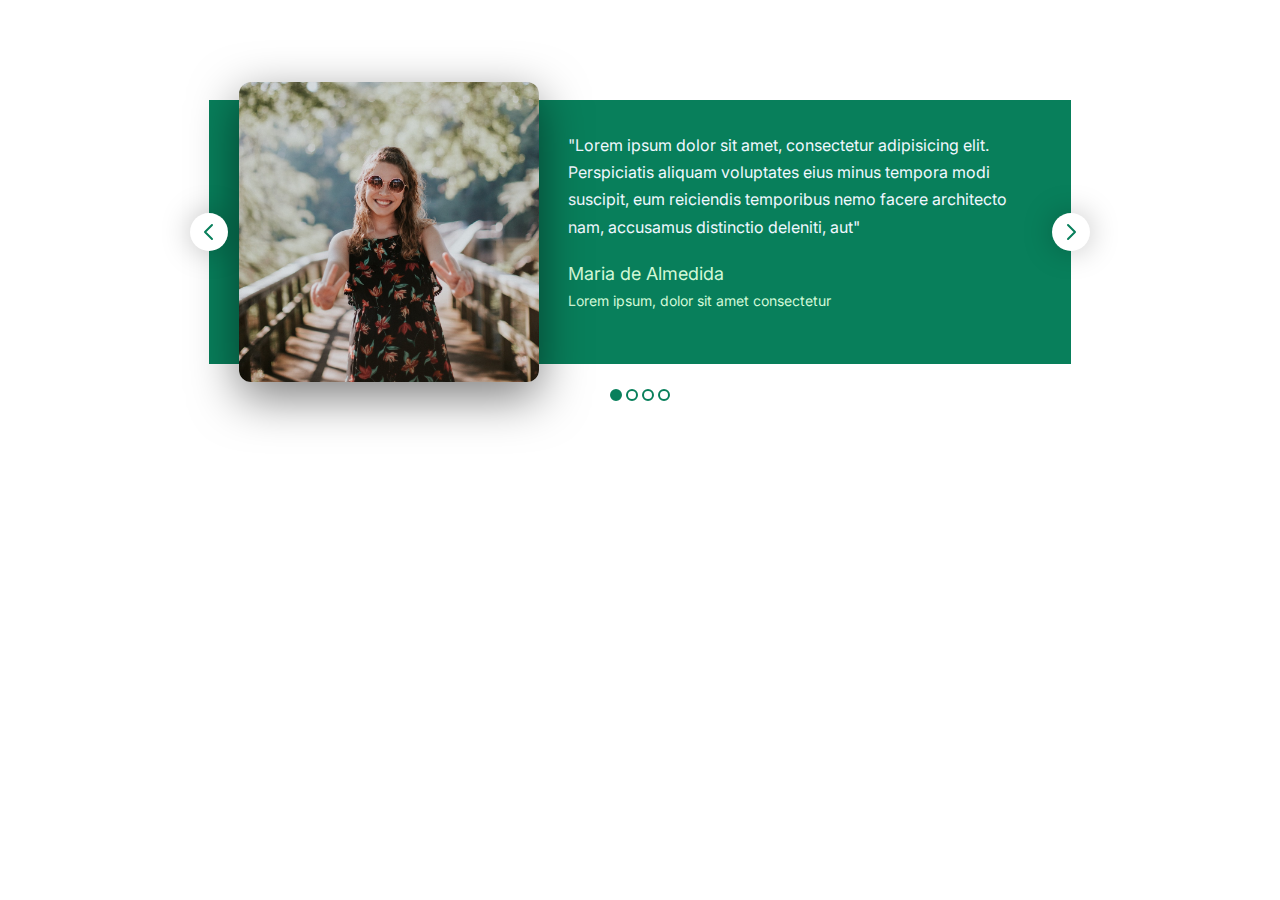
<file: test/01-carousel.html>
<!DOCTYPE html>
<html lang="en">
  <head>
    <meta charset="UTF-8" />
    <meta http-equiv="X-UA-Compatible" content="IE=edge" />
    <meta name="viewport" content="width=device-width, initial-scale=1.0" />
    <title>Document</title>
    <link
      href="https://fonts.googleapis.com/css2?family=Inter:wght@400;500;600;700&display=swap"
      rel="stylesheet"
    />

    <style>
      * {
        margin: 0px;
        padding: 0px;
        line-height: 1.7;
      }

      body {
        font-family: "Inter", sans-serif;
        color: aliceblue;
      }

      .carousel {
        width: 750px;
        margin: 100px auto;
        display: flex;
        gap: 34px;
        position: relative;
        background-color: #087f5b;
        padding: 32px;
        padding-left: 80px;
      }
/* am scale bakar det bo gawra krdn w bchk krdnawae elemnt la qabare xoe */
      img {
        height: 200px;
        transform: scale(1.5);
        border-radius: 8px;
        box-shadow: 0px 10px 32px rgba(0, 0, 0, 0.509);
      }

      blockquote {
        margin-left: 45px;
      }

      .name {
        color: #d3f9d8;
        font-size: 18px;
        margin-top: 18px;
      }

      .job {
        font-size: 14px;
        color: #d3f9d8;
      }

      .btn {
        display: flex;
        align-items: center;
        justify-content: center;
        background-color: white;
        border: none;
        border-radius: 50%;
        height: 38px;
        width: 38px;
        box-shadow: 0px 0px 30px rgba(0, 0, 0, 0.251);
        position: absolute;
        cursor: pointer;
      }

      .btn--icon {
        height: 24px;
        width: 24px;
        color: #087f5b;
      }

      .right {
        top: 50%;
        right: 0;
        transform: translate(50%, -50%);
      }

      .left {
        top: 50%;
        left: 0;
        transform: translate(-50%, -50%);
      }

      .dots {
        position: absolute;

        gap: 12px;
        bottom: 0;
        left: 50%;
        transform: translate(-50%, 50px);
      }

      .dot {
        border: none;
        background-color: white;
        border: 2px solid #087f5b;
        width: 12px;
        height: 12px;
        border-radius: 50%;
      }

      .dot-full {
        background-color: #087f5b;
      }
    </style>
  </head>

  <body>
    <div class="carousel">
      <img src="maria.jpg" alt="" />

      <blockquote>
        <p class="text">
          "Lorem ipsum dolor sit amet, consectetur adipisicing elit.
          Perspiciatis aliquam voluptates eius minus tempora modi suscipit, eum
          reiciendis temporibus nemo facere architecto nam, accusamus distinctio
          deleniti, aut"
        </p>
        <p class="name">Maria de Almedida</p>
        <p class="job">Lorem ipsum, dolor sit amet consectetur</p>
      </blockquote>
      <button class="btn left">
        <svg
          xmlns="http://www.w3.org/2000/svg"
          class="btn--icon"
          fill="none"
          viewBox="0 0 24 24"
          stroke="currentColor"
          stroke-width="2"
        >
          <path
            stroke-linecap="round"
            stroke-linejoin="round"
            d="M15 19l-7-7 7-7"
          />
        </svg>
      </button>
      <button class="btn right">
        <svg
          xmlns="http://www.w3.org/2000/svg"
          class="btn--icon"
          fill="none"
          viewBox="0 0 24 24"
          stroke="currentColor"
          stroke-width="2"
        >
          <path
            stroke-linecap="round"
            stroke-linejoin="round"
            d="M9 5l7 7-7 7"
          />
        </svg>
      </button>
      <div class="dots">
        <button class="dot dot-full">&ensp;</button>
        <button class="dot">&ensp;</button>
        <button class="dot">&ensp;</button>
        <button class="dot">&ensp;</button>
      </div>
    </div>
  </body>
</html>
</file>
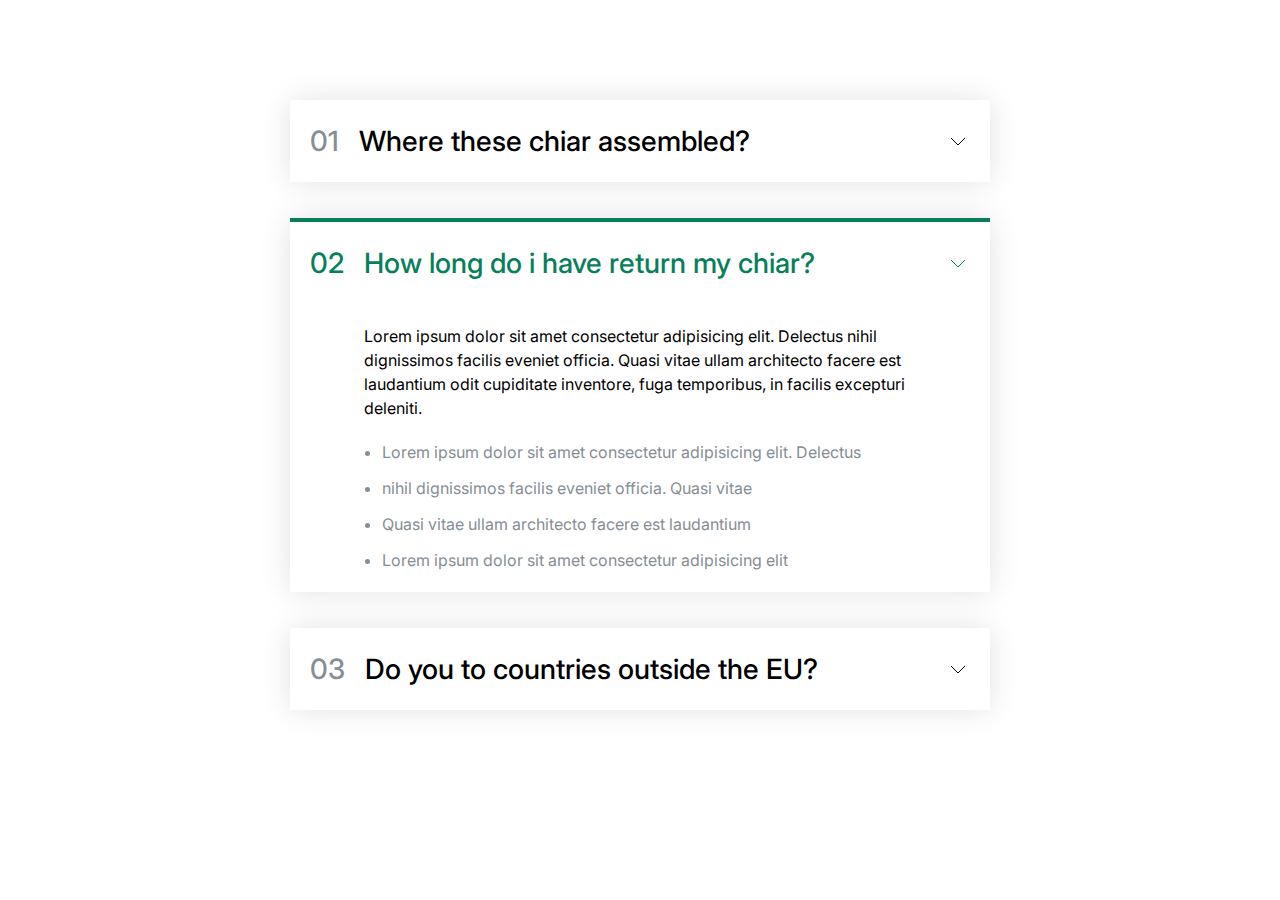
<file: test/01-component.html>
<!DOCTYPE html>
<html lang="en">
  <head>
    <meta charset="UTF-8" />
    <meta http-equiv="X-UA-Compatible" content="IE=edge" />
    <meta name="viewport" content="width=device-width, initial-scale=1.0" />
    <title>Document</title>
    <link
      href="https://fonts.googleapis.com/css2?family=Inter:wght@400;500;600;700&display=swap"
      rel="stylesheet"
    />
    <style>
      * {
        margin: 0px;
        padding: 0px;
        line-height: 1.5;
      }

      body {
        font-family: "Inter", sans-serif;
      }

      .accordion {
        width: 700px;
        margin: 100px auto;
      }
      .item {
        display: grid;
        grid-template-columns: auto 1fr auto;
        column-gap: 20px;
        row-gap: 40px;
        align-items: center;
        padding: 20px;
        margin-bottom: 36px;
        box-shadow: 0px 0px 30px rgba(0, 0, 0, 0.119);
      }

      .number {
        color: #868e96;
        font-size: 28px;
        font-weight: 500;
      }

      .title {
        font-weight: 500;
        font-size: 28px;
      }
      .icon {
        font-weight: 500;
        width: 24px;
        height: 24px;
      }
      .hiden-box {
        display: none;
        grid-column: 2;
      }
      .hiden-box p {
        margin-bottom: 20px;
      }

      .hiden-box ul {
        display: flex;
        flex-direction: column;
        gap: 12px;
        margin-left: 18px;
        color: #868e96;
      }

      .open {
        display: block;
      }
      .opeen {
        border-top: 4px solid #087f5b;
      }
      .opeen .number,
      .opeen .title,
      .opeen .icon {
        color: #087f5b;
      }
    </style>
  </head>
  <body>
    <div class="accordion">
      <div class="item">
        <p class="number">01</p>
        <p class="title">Where these chiar assembled?</p>
        <svg
          xmlns="http://www.w3.org/2000/svg"
          class="icon"
          fill="none"
          viewBox="0 0 24 24"
          stroke="currentColor"
          strokeWidth="{2}"
        >
          <path
            strokeLinecap="round"
            strokeLinejoin="round"
            d="M19 9l-7 7-7-7"
          />
        </svg>

        <div class="hiden-box">
          <p>
            Lorem ipsum dolor sit amet consectetur adipisicing elit. Delectus
            nihil dignissimos facilis eveniet officia. Quasi vitae ullam
            architecto facere est laudantium odit cupiditate inventore, fuga
            temporibus, in facilis excepturi deleniti.
          </p>
          <ul>
            <li>Lorem ipsum dolot consectetur adipisicing elit. Delectus</li>
            <li>nihil dignissimos facilis eveniet officia. Quasi vitae</li>
            <li>Quasi vitae ullam architecto facere est laudantium</li>
            <li>Lorem ipsum dolor sit amet consectetur adipisicing elit</li>
          </ul>
        </div>
      </div>
      <div class="item opeen">
        <p class="number">02</p>
        <p class="title">How long do i have return my chiar?</p>
        <svg
          xmlns="http://www.w3.org/2000/svg"
          class="icon"
          fill="none"
          viewBox="0 0 24 24"
          stroke="currentColor"
          strokeWidth="{2}"
        >
          <path
            strokeLinecap="round"
            strokeLinejoin="round"
            d="M19 9l-7 7-7-7"
          />
        </svg>

        <div class="hiden-box open">
          <p>
            Lorem ipsum dolor sit amet consectetur adipisicing elit. Delectus
            nihil dignissimos facilis eveniet officia. Quasi vitae ullam
            architecto facere est laudantium odit cupiditate inventore, fuga
            temporibus, in facilis excepturi deleniti.
          </p>
          <ul>
            <li>
              Lorem ipsum dolor sit amet consectetur adipisicing elit. Delectus
            </li>
            <li>nihil dignissimos facilis eveniet officia. Quasi vitae</li>
            <li>Quasi vitae ullam architecto facere est laudantium</li>
            <li>Lorem ipsum dolor sit amet consectetur adipisicing elit</li>
          </ul>
        </div>
      </div>
      <div class="item">
        <p class="number">03</p>
        <p class="title">Do you to countries outside the EU?</p>
        <svg
          xmlns="http://www.w3.org/2000/svg"
          class="icon"
          fill="none"
          viewBox="0 0 24 24"
          stroke="currentColor"
          strokeWidth="{2}"
        >
          <path
            strokeLinecap="round"
            strokeLinejoin="round"
            d="M19 9l-7 7-7-7"
          />
        </svg>

        <div class="hiden-box">
          <p>
            Lorem ipsum dolor sit amet consectetur adipisicing elit. Delectus
            nihil dignissimos facilis eveniet officia. Quasi vitae ullam
            architecto facere est laudantium odit cupiditate inventore, fuga
            temporibus, in facilis excepturi deleniti.
          </p>
          <ul>
            <li>
              Lorem ipsum dolor sit amet consectetur adipisicing elit. Delectus
              nihil digni
            </li>
            <li>nihil dignissimos facilis eveniet officia. Quasi vitae</li>
            <li>Quasi vitae ullam architecto facere est laudantium</li>
            <li>Lorem ipsum dolor sit amet consectetur adipisicing elit</li>
          </ul>
        </div>
      </div>
    </div>
  </body>
</html>
</file>
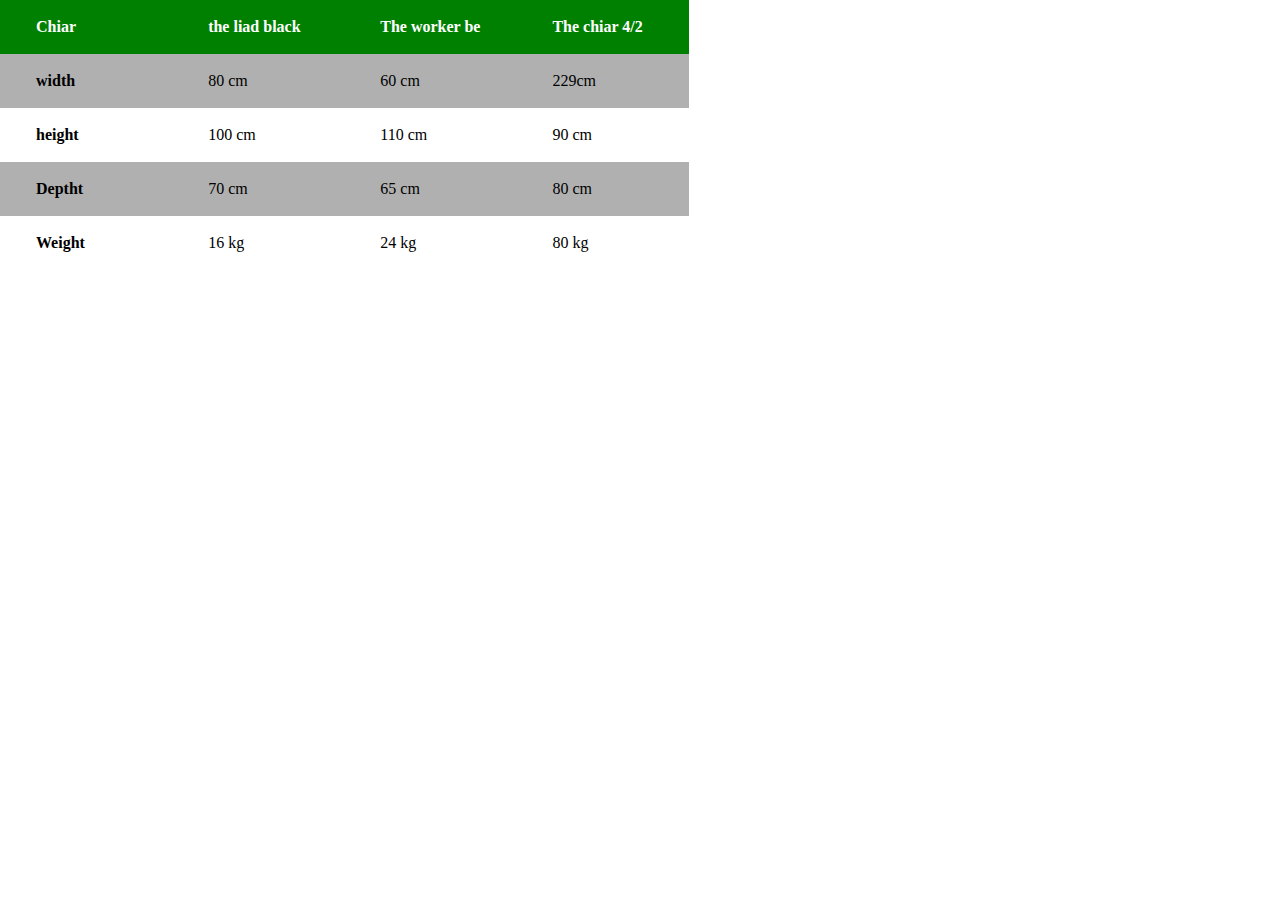
<file: test/01-table.html>
<!DOCTYPE html>
<html lang="en">
<head>
    <meta charset="UTF-8">
    <meta http-equiv="X-UA-Compatible" content="IE=edge">
    <meta name="viewport" content="width=device-width, initial-scale=1.0">
    <title>Document</title>
    <link
      href="https://fonts.googleapis.com/css2?family=Inter:wght@400;500;600;700&display=swap"
      rel="stylesheet"
    />
    <style>
        *{
            margin: 0;
            padding: 0;
            box-sizing: border-box;
        }
        table{
            /* border: 1px solid black; */
            /* ama bo awaya border kane tanesht yak wa bo naheshtne space btwen table kan abet nahelet */
            border-collapse: collapse;
        }

        th,td{
            /* border: 1px solid black; */
            text-align: left;
            padding: 18px 36px;
            width: 25%;
        }
        thead th{
            background-color: green;
            color: white;
        }

        tbody tr:nth-child(odd){
            background-color: rgba(73, 73, 73, 0.432);
        }
    </style>
</head>
<body>
    <table>
        <thead>
            <tr>
                <th>Chiar</th>
                
                <th>the liad black</th>
                <th>The worker be</th>
                <th>The chiar 4/2</th>
            </tr>
        </thead>
        <tbody>
            <tr>
                <th>width</th>
                <td>80 cm</td>
                <td>60 cm </td>
                <td>229cm</td>
            </tr>
            <tr>
                <th>height</th>
                <td>100 cm</td>
                <td>110 cm  </td>
                <td>90 cm</td>
            </tr>
            <tr>
                <th>Deptht</th>
                <td>70 cm</td>
                <td>65 cm  </td>
                <td>80 cm</td>
            </tr>
            <tr>
                <th>Weight</th>
                <td>16 kg</td>
                <td>24 kg</td>
                <td>80 kg</td>
            </tr>
        </tbody>

    </table>
</body>
</html>
</file>
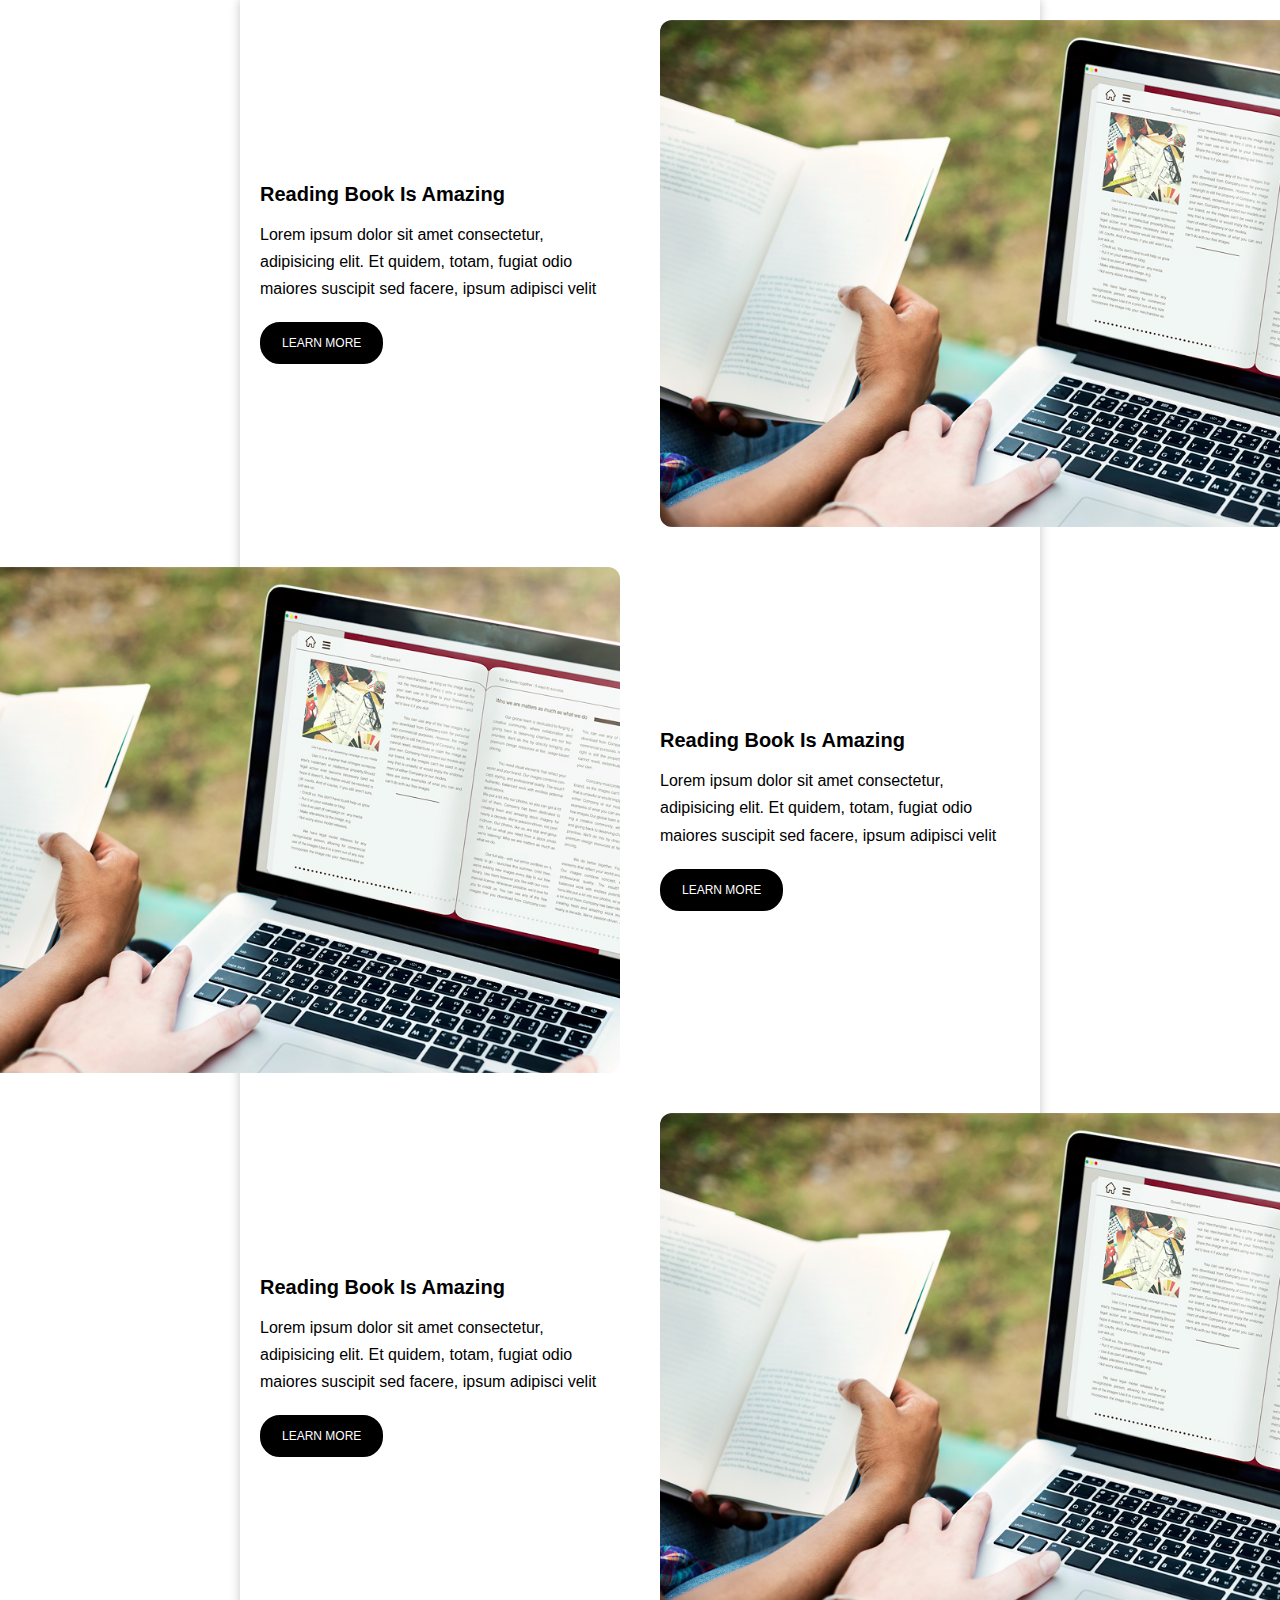
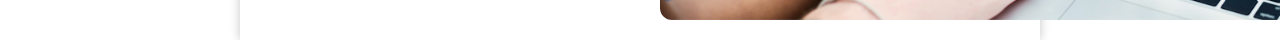
<file: test/component.html>
<!DOCTYPE html>
<html lang="en">
  <head>
    <meta charset="UTF-8" />
    <meta http-equiv="X-UA-Compatible" content="IE=edge" />
    <meta name="viewport" content="width=device-width, initial-scale=1.0" />
    <title>Document</title>

    <style>
      * {
        font-family: sans-serif;
        margin: 0px;
        padding: 0px;
      }

      main {
        width: 800px;
        margin: 0 auto;
        box-shadow: 0px 0px 10px rgba(0, 0, 0, 0.237);
      }
      article {
        padding: 20px 20px;

        display: flex;
        align-items: center;
        flex-direction: row;
        gap: 40px;
      }
      article div {
        flex-basis: 300px;
      }
      img {
        border-radius: 12px;
        width: 100%;
      }

      .order {
        flex-direction: row-reverse;
      }

      h2 {
        margin-bottom: 15px;
        font-size: 20px;
        font-family: sans-serif;
        text-transform: capitalize;
      }

      p {
        line-height: 1.7;
        font-size: 16px;
        width: 360px;
      }

      a {
        font-size: 12px;
        text-transform: uppercase;
        cursor: pointer;
        display: inline-block;
        text-decoration: none;
        background-color: black;
        color: white;
        padding: 12px 20px;
        border-radius: 20px;
        margin-top: 20px;
        transition: 0.5s;
        border: 2px solid black;
      }
      a:hover {
        background-color: white;
        color: black;
        border: 2px solid black;
      }
    </style>
  </head>
  <body>
    <main>
      <article>
        <div>
          <h2>Reading book is amazing</h2>
          <p>
            Lorem ipsum dolor sit amet consectetur, adipisicing elit. Et quidem,
            totam, fugiat odio maiores suscipit sed facere, ipsum adipisci velit
          </p>

          <a>Learn More</a>
        </div>

        <img src="news-7.jpg" alt="" />
      </article>
      <article class="order">
        <div>
          <h2>Reading book is amazing</h2>
          <p>
            Lorem ipsum dolor sit amet consectetur, adipisicing elit. Et quidem,
            totam, fugiat odio maiores suscipit sed facere, ipsum adipisci velit
          </p>

          <a>Learn More</a>
        </div>

        <img src="news-7.jpg" alt="" />
      </article>
      <article>
        <div>
          <h2>Reading book is amazing</h2>
          <p>
            Lorem ipsum dolor sit amet consectetur, adipisicing elit. Et quidem,
            totam, fugiat odio maiores suscipit sed facere, ipsum adipisci velit
          </p>

          <a>Learn More</a>
        </div>

        <img src="news-7.jpg" alt="" />
      </article>
    </main>
  </body>
</html>
</file>
